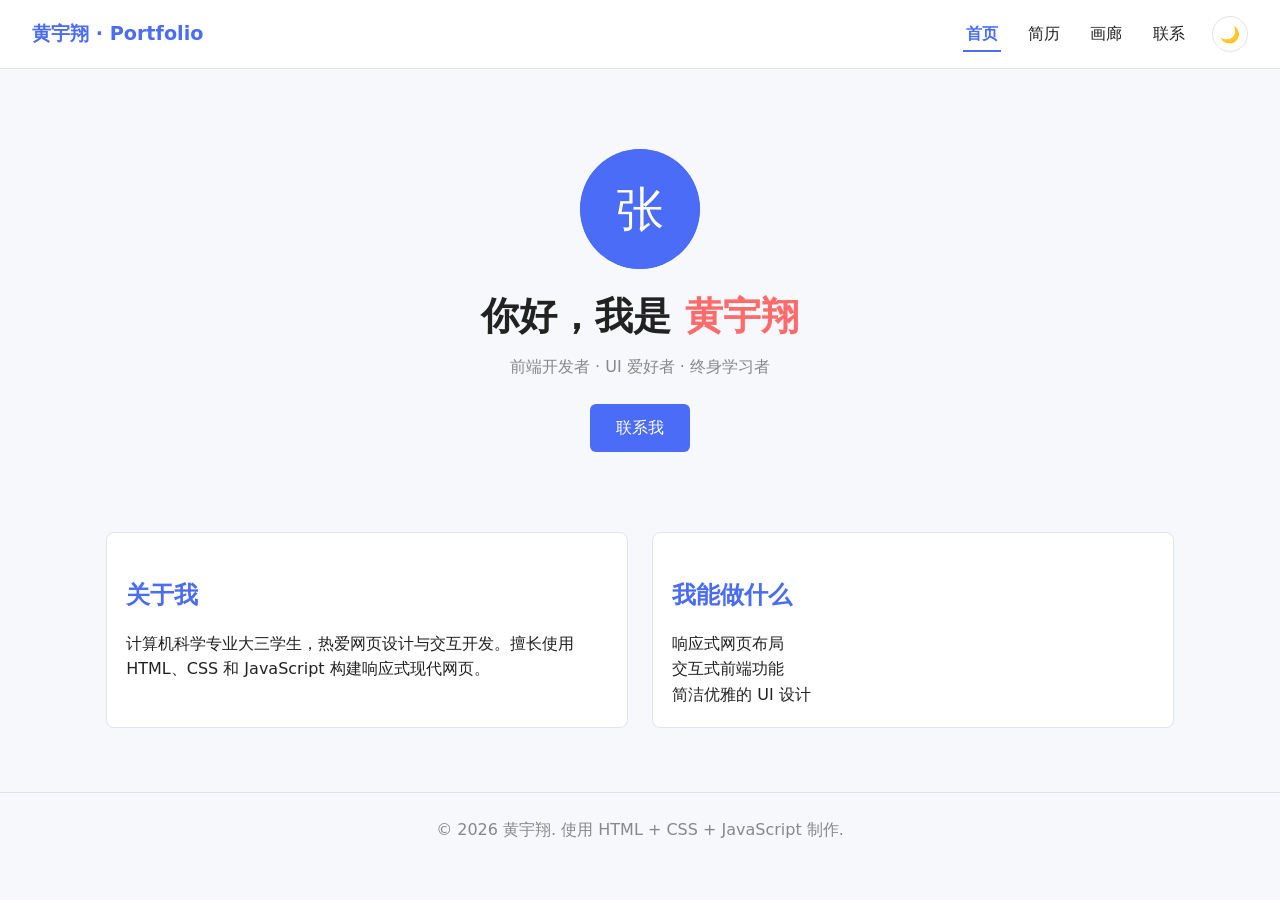
<file: index.html>
<!DOCTYPE html>
<html lang="zh-CN">
<head>
  <meta charset="UTF-8">
  <meta name="viewport" content="width=device-width, initial-scale=1.0">
  <meta name="description" content="黄宇翔的个人作品集网站">
  <meta name="author" content="黄宇翔">
  <title>首页 | 黄宇翔作品集</title>
  <link rel="stylesheet" href="css/style.css">
</head>
<body>
<header>
  <div class="logo">黄宇翔 · Portfolio</div>
  <nav>
    <ul>
      <li><a href="index.html" class="active">首页</a></li>
      <li><a href="resume.html" class="">简历</a></li>
      <li><a href="gallery.html" class="">画廊</a></li>
      <li><a href="contact.html" class="">联系</a></li>
      <li><button id="themeToggle" aria-label="切换暗黑模式">🌙</button></li>
    </ul>
  </nav>
</header>
<main>
  <section class="hero fade-in">
    <img src="images/avatar.svg" alt="头像" class="avatar">
    <h1>你好，我是 <span class="accent">黄宇翔</span></h1>
    <p class="subtitle">前端开发者 · UI 爱好者 · 终身学习者</p>
    <a href="contact.html" class="btn">联系我</a>
  </section>
  <section class="intro">
    <article>
      <h2>关于我</h2>
      <p>计算机科学专业大三学生，热爱网页设计与交互开发。擅长使用 HTML、CSS 和 JavaScript 构建响应式现代网页。</p>
    </article>
    <article>
      <h2>我能做什么</h2>
      <ul>
        <li>响应式网页布局</li>
        <li>交互式前端功能</li>
        <li>简洁优雅的 UI 设计</li>
      </ul>
    </article>
  </section>
</main>
<footer><p>&copy; 2026 黄宇翔. 使用 HTML + CSS + JavaScript 制作.</p></footer>
<script src="js/main.js"></script>
</body>
</html>
</file>
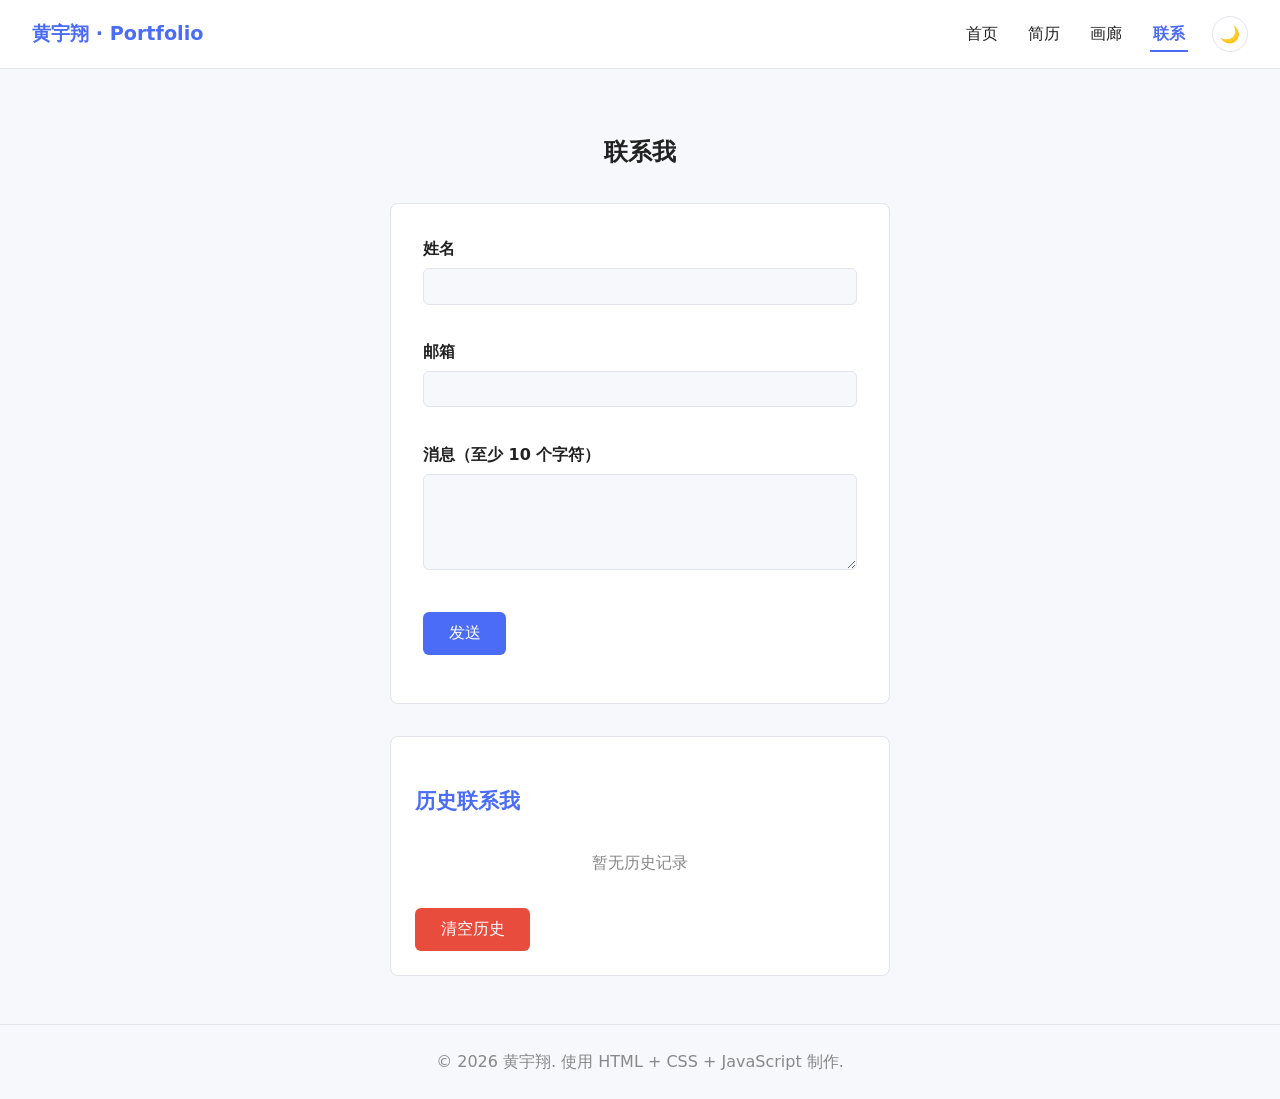
<file: contact.html>
<!DOCTYPE html>
<html lang="zh-CN">
<head>
  <meta charset="UTF-8">
  <meta name="viewport" content="width=device-width, initial-scale=1.0">
  <meta name="description" content="黄宇翔的个人作品集网站">
  <meta name="author" content="黄宇翔">
  <title>联系 | 黄宇翔作品集</title>
  <link rel="stylesheet" href="css/style.css">
</head>
<body>
<header>
  <div class="logo">黄宇翔 · Portfolio</div>
  <nav>
    <ul>
      <li><a href="index.html" class="">首页</a></li>
      <li><a href="resume.html" class="">简历</a></li>
      <li><a href="gallery.html" class="">画廊</a></li>
      <li><a href="contact.html" class="active">联系</a></li>
      <li><button id="themeToggle" aria-label="切换暗黑模式">🌙</button></li>
    </ul>
  </nav>
</header>
<main>
  <section class="page-title"><h1>联系我</h1></section>
  <section class="contact-wrap">
    <form id="contactForm" class="contact-form" novalidate>
      <div class="form-group">
        <label for="name">姓名</label>
        <input type="text" id="name" name="name">
        <small class="error" id="errName"></small>
      </div>
      <div class="form-group">
        <label for="email">邮箱</label>
        <input type="text" id="email" name="email">
        <small class="error" id="errEmail"></small>
      </div>
      <div class="form-group">
        <label for="message">消息（至少 10 个字符）</label>
        <textarea id="message" name="message" rows="5"></textarea>
        <small class="error" id="errMsg"></small>
      </div>
      <button type="submit" class="btn">发送</button>
      <p id="formSuccess" class="success"></p>
    </form>

    <!-- 历史联系我 -->
    <section class="history-section">
      <h2>历史联系我</h2>
      <div id="historyList" class="history-list">
        <p class="no-history">暂无历史记录</p>
      </div>
      <button id="clearHistory" class="btn btn-clear">清空历史</button>
    </section>
  </section>
</main>
<footer><p>&copy; 2026 黄宇翔. 使用 HTML + CSS + JavaScript 制作.</p></footer>
<script src="js/main.js"></script>
</body>
</html>
</file>
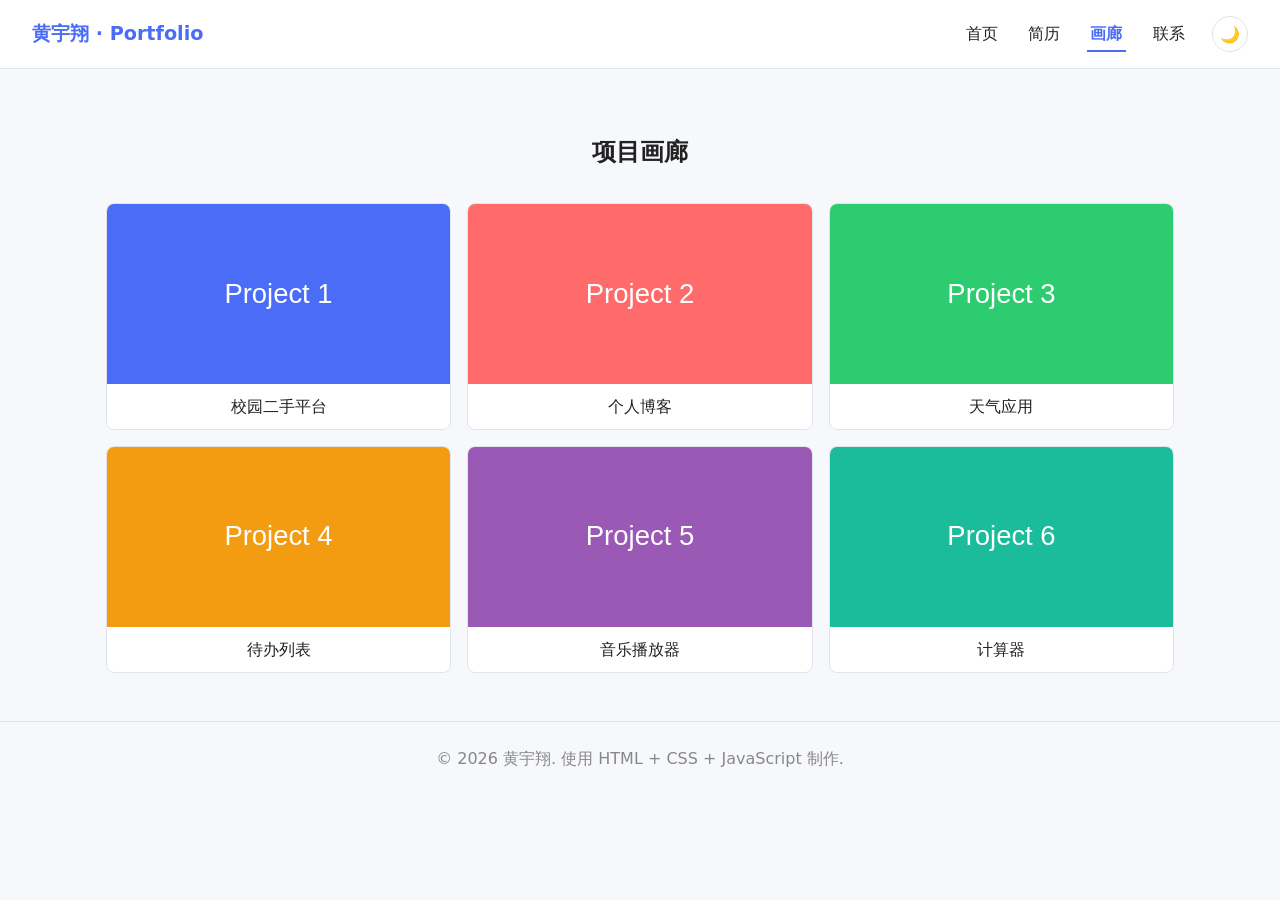
<file: gallery.html>
<!DOCTYPE html>
<html lang="zh-CN">
<head>
  <meta charset="UTF-8">
  <meta name="viewport" content="width=device-width, initial-scale=1.0">
  <meta name="description" content="黄宇翔的个人作品集网站">
  <meta name="author" content="黄宇翔">
  <title>画廊 | 黄宇翔作品集</title>
  <link rel="stylesheet" href="css/style.css">
</head>
<body>
<header>
  <div class="logo">黄宇翔 · Portfolio</div>
  <nav>
    <ul>
      <li><a href="index.html" class="">首页</a></li>
      <li><a href="resume.html" class="">简历</a></li>
      <li><a href="gallery.html" class="active">画廊</a></li>
      <li><a href="contact.html" class="">联系</a></li>
      <li><button id="themeToggle" aria-label="切换暗黑模式">🌙</button></li>
    </ul>
  </nav>
</header>
<main>
  <section class="page-title"><h1>项目画廊</h1></section>
  <section class="gallery-grid">
    <figure class="gallery-item"><img src="images/p1.svg" alt="项目1"><figcaption>校园二手平台</figcaption></figure>
    <figure class="gallery-item"><img src="images/p2.svg" alt="项目2"><figcaption>个人博客</figcaption></figure>
    <figure class="gallery-item"><img src="images/p3.svg" alt="项目3"><figcaption>天气应用</figcaption></figure>
    <figure class="gallery-item"><img src="images/p4.svg" alt="项目4"><figcaption>待办列表</figcaption></figure>
    <figure class="gallery-item"><img src="images/p5.svg" alt="项目5"><figcaption>音乐播放器</figcaption></figure>
    <figure class="gallery-item"><img src="images/p6.svg" alt="项目6"><figcaption>计算器</figcaption></figure>
  </section>
  <div id="modal" class="modal" aria-hidden="true">
    <span class="modal-close" id="modalClose">&times;</span>
    <img class="modal-content" id="modalImg" alt="">
    <div id="modalCaption"></div>
  </div>
</main>
<footer><p>&copy; 2026 黄宇翔. 使用 HTML + CSS + JavaScript 制作.</p></footer>
<script src="js/main.js"></script>
</body>
</html>
</file>
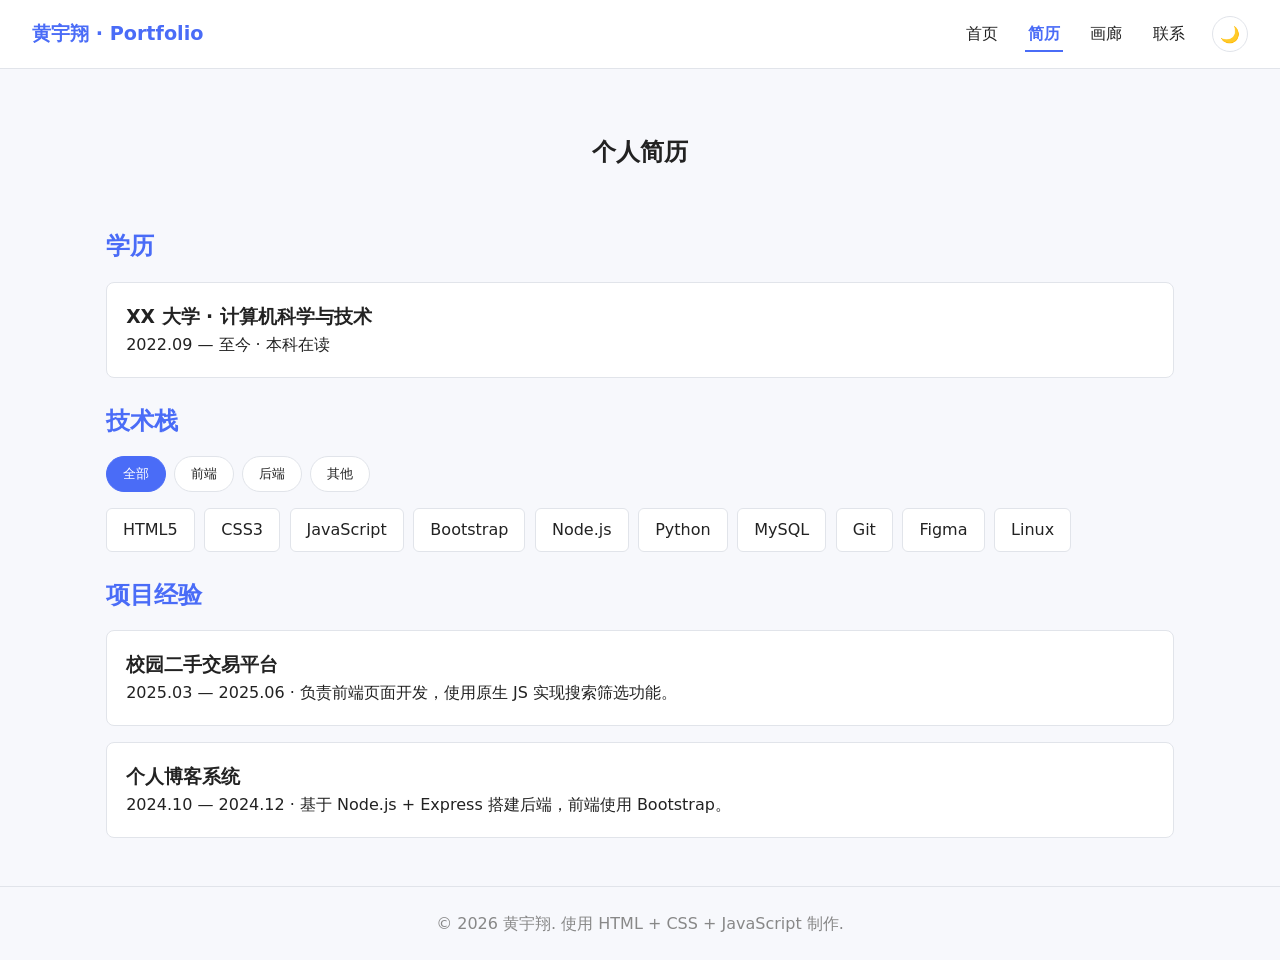
<file: resume.html>
<!DOCTYPE html>
<html lang="zh-CN">
<head>
  <meta charset="UTF-8">
  <meta name="viewport" content="width=device-width, initial-scale=1.0">
  <meta name="description" content="黄宇翔的个人作品集网站">
  <meta name="author" content="黄宇翔">
  <title>简历 | 黄宇翔作品集</title>
  <link rel="stylesheet" href="css/style.css">
</head>
<body>
<header>
  <div class="logo">黄宇翔 · Portfolio</div>
  <nav>
    <ul>
      <li><a href="index.html" class="">首页</a></li>
      <li><a href="resume.html" class="active">简历</a></li>
      <li><a href="gallery.html" class="">画廊</a></li>
      <li><a href="contact.html" class="">联系</a></li>
      <li><button id="themeToggle" aria-label="切换暗黑模式">🌙</button></li>
    </ul>
  </nav>
</header>
<main>
  <section class="page-title"><h1>个人简历</h1></section>
  <section>
    <h2>学历</h2>
    <article class="card">
      <h3>XX 大学 · 计算机科学与技术</h3>
      <p>2022.09 — 至今 · 本科在读</p>
    </article>
  </section>
  <section>
    <h2>技术栈</h2>
    <div class="filter-bar">
      <button class="filter-btn active" data-filter="all">全部</button>
      <button class="filter-btn" data-filter="frontend">前端</button>
      <button class="filter-btn" data-filter="backend">后端</button>
      <button class="filter-btn" data-filter="other">其他</button>
    </div>
    <div class="skills">
      <div class="skill" data-category="frontend">HTML5</div>
      <div class="skill" data-category="frontend">CSS3</div>
      <div class="skill" data-category="frontend">JavaScript</div>
      <div class="skill" data-category="frontend">Bootstrap</div>
      <div class="skill" data-category="backend">Node.js</div>
      <div class="skill" data-category="backend">Python</div>
      <div class="skill" data-category="backend">MySQL</div>
      <div class="skill" data-category="other">Git</div>
      <div class="skill" data-category="other">Figma</div>
      <div class="skill" data-category="other">Linux</div>
    </div>
  </section>
  <section>
    <h2>项目经验</h2>
    <article class="card">
      <h3>校园二手交易平台</h3>
      <p>2025.03 — 2025.06 · 负责前端页面开发，使用原生 JS 实现搜索筛选功能。</p>
    </article>
    <article class="card">
      <h3>个人博客系统</h3>
      <p>2024.10 — 2024.12 · 基于 Node.js + Express 搭建后端，前端使用 Bootstrap。</p>
    </article>
  </section>
</main>
<footer><p>&copy; 2026 黄宇翔. 使用 HTML + CSS + JavaScript 制作.</p></footer>
<script src="js/main.js"></script>
</body>
</html>
</file>
<file: css/style.css>
/* =========================================
   📁 样式表说明
   - 基础: 原生 CSS3 (无预处理器)
   - 特性: CSS 变量 / 暗黑模式 / 响应式布局 / 交互动画
   - 架构: 全局变量 → 基础重置 → 组件模块 → 响应式断点
   ========================================= */

/* ===== 1. 全局变量与主题 (CSS Variables & Theming) ===== */
:root {
  --bg: #f7f8fc;
  --text: #222;
  --primary: #4a6cf7;
  --accent: #ff6b6b;
  --card: #fff;
  --border: #e1e4ea;
  --shadow: rgba(0, 0, 0, 0.15); /* 统一阴影色值，方便维护 */
}

[data-theme="dark"] {
  --bg: #15171c;
  --text: #eee;
  --primary: #7c93ff;
  --accent: #ff8a8a;
  --card: #222530;
  --border: #333;
  --shadow: rgba(0, 0, 0, 0.35); /* 暗色环境下加深阴影增强层次感 */
}

/* ===== 2. 基础重置与全局样式 (Reset & Base) ===== */
*, *::before, *::after {
  box-sizing: border-box;
  margin: 0;
  padding: 0;
}

body {
  font-family: "Segoe UI", "Microsoft YaHei", system-ui, sans-serif;
  background: var(--bg);
  color: var(--text);
  line-height: 1.6;
  transition: background 0.3s ease, color 0.3s ease;
}

a { color: var(--primary); text-decoration: none; }
ul { list-style: none; }

/* 防止图片/媒体元素溢出容器 */
img, video { max-width: 100%; display: block; }

main {
  max-width: 1100px;
  margin: 2rem auto;
  padding: 0 1rem;
}

/* ===== 3. 头部与导航 (Header & Navigation) ===== */
header {
  background: var(--card);
  border-bottom: 1px solid var(--border);
  position: sticky;
  top: 0;
  z-index: 100;
  display: flex;
  justify-content: space-between;
  align-items: center;
  padding: 1rem 2rem;
  flex-wrap: wrap;
}

.logo {
  font-weight: 700;
  font-size: 1.2rem;
  color: var(--primary);
}

nav ul {
  display: flex;
  gap: 1.5rem;
  align-items: center;
}

nav a {
  padding: 0.4rem 0.2rem;
  border-bottom: 2px solid transparent;
  transition: color 0.25s, border-color 0.25s;
  color: var(--text);
}

nav a:hover,
nav a.active {
  color: var(--primary);
  border-color: var(--primary);
}

nav a.active { font-weight: 600; }

#themeToggle {
  background: none;
  border: 1px solid var(--border);
  border-radius: 50%;
  width: 36px;
  height: 36px;
  cursor: pointer;
  font-size: 1rem;
  transition: transform 0.3s, background 0.3s, color 0.3s;
}

#themeToggle:hover {
  transform: rotate(20deg);
  background: var(--primary);
  color: #fff;
}

/* ===== 4. 首屏英雄区 (Hero Section) ===== */
.hero {
  text-align: center;
  padding: 3rem 1rem;
}

.avatar {
  width: 120px;
  height: 120px;
  border-radius: 50%;
  background: var(--primary); /* 默认占位色，替换为 <img> 后自动覆盖 */
  display: block;
  margin: 0 auto 1rem;
  object-fit: cover;
}

.hero h1 { font-size: 2.4rem; margin-bottom: 0.5rem; }
.accent { color: var(--accent); }
.subtitle { color: #888; margin-bottom: 1.5rem; }

.btn {
  display: inline-block;
  background: var(--primary);
  color: #fff;
  padding: 0.7rem 1.6rem;
  border: none;
  border-radius: 6px;
  cursor: pointer;
  font-size: 1rem;
  transition: background 0.3s, transform 0.3s, box-shadow 0.3s;
}

.btn:hover {
  background: var(--accent);
  transform: translateY(-2px);
  box-shadow: 0 6px 14px var(--shadow);
}

/* ===== 5. 内容区块与卡片 (Sections & Cards) ===== */
section h2 {
  margin: 1.5rem 0 1rem;
  color: var(--primary);
}

.page-title { text-align: center; padding: 2rem 0; }

.intro {
  display: grid;
  grid-template-columns: 1fr 1fr;
  gap: 1.5rem;
  margin-top: 2rem;
}

.intro article,
.card {
  background: var(--card);
  border: 1px solid var(--border);
  border-radius: 8px;
  padding: 1.2rem;
  margin-bottom: 1rem;
}

/* 技术栈筛选栏 */
.filter-bar {
  display: flex;
  gap: 0.5rem;
  flex-wrap: wrap;
  margin-bottom: 1rem;
}

.filter-btn {
  background: var(--card);
  color: var(--text);
  border: 1px solid var(--border);
  padding: 0.5rem 1rem;
  border-radius: 20px;
  cursor: pointer;
  transition: background 0.25s, color 0.25s, border-color 0.25s;
}

.filter-btn:hover,
.filter-btn.active {
  background: var(--primary);
  color: #fff;
  border-color: var(--primary);
}

.skills {
  display: flex;
  flex-wrap: wrap;
  gap: 0.6rem;
}

.skill {
  background: var(--card);
  border: 1px solid var(--border);
  padding: 0.5rem 1rem;
  border-radius: 6px;
  transition: transform 0.3s, box-shadow 0.3s;
}

.skill.hidden { display: none; }

/* ===== 6. 图片画廊与弹窗 (Gallery & Modal) ===== */
.gallery-grid {
  display: grid;
  grid-template-columns: repeat(3, 1fr);
  gap: 1rem;
}

.gallery-item {
  background: var(--card);
  border: 1px solid var(--border);
  border-radius: 8px;
  overflow: hidden;
  cursor: pointer;
  transition: transform 0.3s, box-shadow 0.3s;
}

.gallery-item:hover {
  transform: translateY(-4px);
  box-shadow: 0 8px 20px var(--shadow);
}

.gallery-item img {
  width: 100%;
  height: 180px;
  object-fit: cover;
}

.gallery-item figcaption { padding: 0.6rem; text-align: center; }

/* 模态框 (Lightbox) */
.modal {
  display: none;
  position: fixed;
  inset: 0;
  background: rgba(0, 0, 0, 0.85);
  z-index: 1000;
  justify-content: center;
  align-items: center;
  flex-direction: column;
  animation: fade 0.25s ease;
}

.modal.show { display: flex; }

.modal-content {
  max-width: 90%;
  max-height: 80vh;
  border-radius: 8px;
  box-shadow: 0 10px 30px rgba(0, 0, 0, 0.4);
}

.modal-close {
  position: absolute;
  top: 20px;
  right: 30px;
  color: #fff;
  font-size: 2.5rem;
  cursor: pointer;
  font-weight: bold;
  line-height: 1;
}

#modalCaption { color: #fff; margin-top: 1rem; text-align: center; }

/* ===== 7. 联系表单 (Contact Form) ===== */
.contact-form {
  max-width: 500px;
  margin: 0 auto;
  background: var(--card);
  padding: 2rem;
  border-radius: 8px;
  border: 1px solid var(--border);
}

.form-group { margin-bottom: 1rem; }

.form-group label {
  display: block;
  margin-bottom: 0.4rem;
  font-weight: 600;
}

.form-group input,
.form-group textarea {
  width: 100%;
  padding: 0.6rem;
  border: 1px solid var(--border);
  border-radius: 6px;
  background: var(--bg);
  color: var(--text);
  font-family: inherit;
  transition: border-color 0.2s, box-shadow 0.2s;
}

.form-group input:focus,
.form-group textarea:focus {
  outline: none;
  border-color: var(--primary);
  box-shadow: 0 0 0 3px rgba(74, 108, 247, 0.25); /* 优化：更柔和的无障碍聚焦环 */
}

.error {
  color: #e74c3c;
  font-size: 0.85rem;
  display: block;
  margin-top: 0.3rem;
  min-height: 1em;
}

.success {
  color: #2ecc71;
  margin-top: 1rem;
  text-align: center;
}

/* ===== 历史联系我 (Contact History) ===== */
.history-section {
  max-width: 500px;
  margin: 2rem auto 0;
  padding: 1.5rem;
  background: var(--card);
  border: 1px solid var(--border);
  border-radius: 8px;
}

.history-section h2 {
  margin-bottom: 1rem;
  font-size: 1.3rem;
  color: var(--primary);
}

.history-list {
  max-height: 300px;
  overflow-y: auto;
}

.history-item {
  padding: 0.8rem;
  border-bottom: 1px solid var(--border);
  margin-bottom: 0.5rem;
}

.history-item:last-child {
  border-bottom: none;
  margin-bottom: 0;
}

.history-item .h-name {
  font-weight: 600;
  color: var(--text);
}

.history-item .h-email {
  font-size: 0.85rem;
  color: #888;
  margin: 0.2rem 0;
}

.history-item .h-message {
  font-size: 0.9rem;
  color: var(--text);
  font-style: italic;
}

.history-item .h-date {
  font-size: 0.75rem;
  color: #999;
  margin-top: 0.3rem;
}

.no-history {
  color: #888;
  text-align: center;
  padding: 1rem;
}

.btn-clear {
  margin-top: 1rem;
  background: #e74c3c;
}

.btn-clear:hover {
  background: #c0392b;
}

/* ===== 8. 底部与全局动画 (Footer & Animations) ===== */
footer {
  text-align: center;
  padding: 1.5rem;
  color: #888;
  border-top: 1px solid var(--border);
  margin-top: 3rem;
}

@keyframes fade {
  from { opacity: 0; }
  to { opacity: 1; }
}

.fade-in { animation: fade 0.8s ease; }

/* ===== 9. 响应式适配 (Responsive Breakpoints) ===== */
/* 平板及窄屏 (≤768px) */
@media (max-width: 768px) {
  header {
    padding: 1rem;
    flex-direction: column;
    gap: 0.8rem;
  }
  nav ul { gap: 1rem; flex-wrap: wrap; justify-content: center; }
  .hero h1 { font-size: 1.8rem; }
  .intro { grid-template-columns: 1fr; }
  .gallery-grid { grid-template-columns: repeat(2, 1fr); }
}

/* 手机端 (≤480px) */
@media (max-width: 480px) {
  .gallery-grid { grid-template-columns: 1fr; }
  .contact-form { padding: 1.5rem; }
}
</file>
